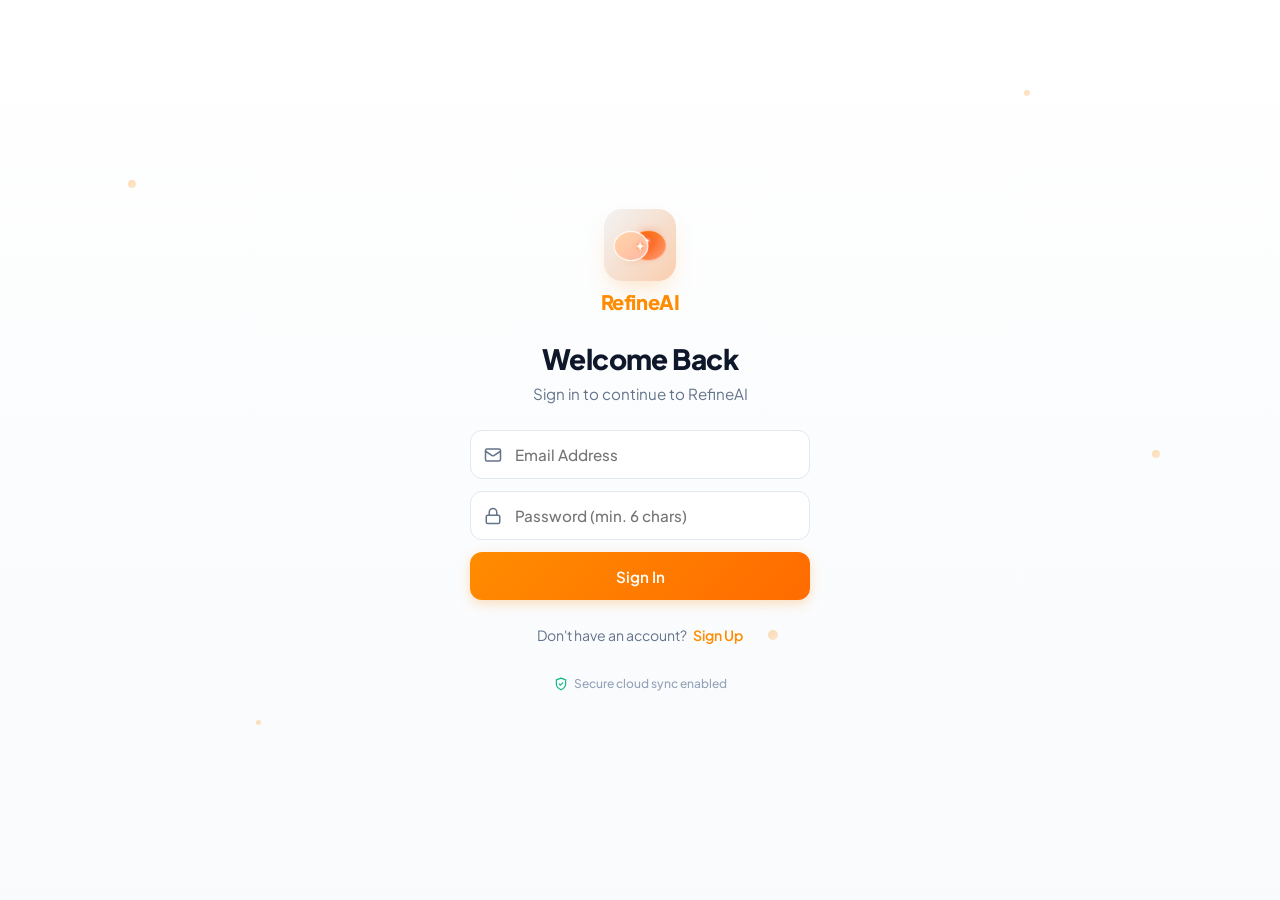
<file: sidepanel.html>
<!DOCTYPE html>
<html lang="en">

<head>
  <meta charset="UTF-8">
  <meta name="viewport" content="width=device-width, initial-scale=1.0">
  <meta name="description"
    content="RefineAI: The ultimate AI rewriter and paraphrasing tool. Rewrite sentences, fix grammar, and improve writing style instantly on Gmail, LinkedIn, and any website.">
  <title>RefineAI: AI Rewriter, Grammar Checker & Paraphraser</title>
  <link rel="stylesheet" href="sidepanel.css">
  <link rel="stylesheet" href="features/featureStyles.css">
  <link rel="preconnect" href="https://fonts.googleapis.com">
  <link rel="preconnect" href="https://fonts.gstatic.com" crossorigin>
  <link rel="preconnect" href="https://sizvcdcdcrodxyfbqkau.supabase.co" crossorigin>
  <link rel="dns-prefetch" href="https://api.groq.com">
  <link rel="dns-prefetch" href="https://generativelanguage.googleapis.com">
  <link href="https://fonts.googleapis.com/css2?family=Plus+Jakarta+Sans:wght@400;500;600;700;800&display=swap"
    rel="stylesheet">
  <!-- Local copies to comply with Chrome Extension Security Policy (CSP) -->
  <script src="lib/lucide.min.js"></script>
  <script src="lib/supabase.js"></script>
  <script src="theme-init.js"></script>
</head>

<body>
  <!-- Onboarding Wizard (first-time users only) -->
  <div id="onboarding-overlay" class="onboarding-overlay" style="display: none;">
    <div class="onboarding-backdrop"></div>
    <div class="onboarding-card">
      <!-- Step 1: Welcome -->
      <div class="onboard-step active" data-step="1">
        <div class="onboard-icon">✨</div>
        <h2>Welcome to RefineAI</h2>
        <p>Your AI writing assistant that rewrites, fixes grammar, and changes tone — right in your browser.</p>
      </div>
      <!-- Step 2: Input -->
      <div class="onboard-step" data-step="2">
        <div class="onboard-icon">📝</div>
        <h2>Paste Your Text</h2>
        <p>Type or paste any text into the editor. You can also right-click selected text on any page and choose "Refine
          with RefineAI".</p>
      </div>
      <!-- Step 3: Tools -->
      <div class="onboard-step" data-step="3">
        <div class="onboard-icon">🛠️</div>
        <h2>Choose Your Action</h2>
        <p>Pick from Rewrite, Rephrase, Grammar Fix, Shorten, Expand, or change the Tone. Use <kbd>Ctrl+Enter</kbd> to
          submit quickly.</p>
      </div>
      <!-- Step 4: Output -->
      <div class="onboard-step" data-step="4">
        <div class="onboard-icon">🚀</div>
        <h2>You're All Set!</h2>
        <p>Copy with <kbd>Ctrl+Shift+C</kbd>, insert directly into webpages, or undo with <kbd>Ctrl+Z</kbd>. Happy
          writing!</p>
      </div>
      <!-- Navigation -->
      <div class="onboard-nav">
        <div class="onboard-dots">
          <span class="onboard-dot active" data-dot="1"></span>
          <span class="onboard-dot" data-dot="2"></span>
          <span class="onboard-dot" data-dot="3"></span>
          <span class="onboard-dot" data-dot="4"></span>
        </div>
        <button id="onboard-next" class="primary-btn-large">Next →</button>
      </div>
    </div>
  </div>

  <div class="app-container">
    <!-- Initial Loading State (shown while checking session) -->
    <div id="loading-view" class="loading-overlay">
      <div class="loading-content">
        <div class="loading-logo-container">
          <img src="icons/icon128.png" alt="RefineAI" class="loading-logo pulse-animation">
        </div>
        <div class="loading-text">
          <span class="loading-dots">Initializing</span>
        </div>
      </div>
    </div>

    <!-- Auth View Overlay -->
    <div id="auth-view" class="view auth-overlay" style="display: none;">
      <!-- Floating particles for visual interest -->
      <div class="auth-particles">
        <div class="particle"></div>
        <div class="particle"></div>
        <div class="particle"></div>
        <div class="particle"></div>
        <div class="particle"></div>
      </div>

      <div class="auth-card">
        <div class="auth-brand">
          <img src="icons/icon128.png" alt="RefineAI Logo" class="auth-logo-img">
          <div class="auth-logo-text">RefineAI</div>
        </div>

        <h1 id="auth-title">Welcome Back</h1>
        <p id="auth-subtitle" class="auth-subtitle">Sign in to continue to RefineAI</p>

        <!-- Email & Password Form -->
        <form id="auth-form" class="email-login-form" data-mode="login">
          <div class="input-group">
            <i data-lucide="mail" class="input-icon"></i>
            <input type="email" id="login-email" placeholder="Email Address" required>
          </div>
          <div class="input-group">
            <i data-lucide="lock" class="input-icon"></i>
            <input type="password" id="login-password" placeholder="Password (min. 6 chars)" required>
          </div>
          <button type="submit" id="auth-submit-btn" class="auth-submit-btn primary-btn-large">
            <span>Sign In</span>
          </button>
          <div class="auth-toggle-row">
            <span id="auth-toggle-text">Don't have an account?</span>
            <button type="button" id="auth-toggle-btn" class="auth-toggle-btn">Sign Up</button>
          </div>
        </form>

        <p class="auth-footer">
          <i data-lucide="shield-check" class="footer-icon"></i>
          Secure cloud sync enabled
        </p>
      </div>
    </div>

    <div id="app-main-content" style="display: none;">
      <header class="app-header">
        <div class="header-content">
          <div class="logo-wrapper" id="go-home">
            <i data-lucide="sparkles" class="logo-icon"></i>
            <span class="logo-text">RefineAI</span>
          </div>
          <div class="header-actions">
            <button class="icon-btn-minimal" id="history-btn" title="History">
              <i data-lucide="history"></i>
            </button>
            <button class="icon-btn-minimal" id="settings-btn" title="Settings">
              <i data-lucide="settings"></i>
            </button>
            <!-- User Profile Avatar -->
            <div class="user-profile-wrapper">
              <button class="user-avatar-btn" id="user-avatar-btn" title="Account">
                <img id="user-avatar-img" src="icons/icon48.png" alt="User Avatar" class="user-avatar-img">
              </button>
              <div class="user-dropdown" id="user-dropdown">
                <div class="user-dropdown-header">
                  <img id="dropdown-avatar" src="icons/icon48.png" alt="Avatar" class="dropdown-avatar">
                  <div class="user-info">
                    <span id="user-name" class="user-name">User</span>
                    <span id="user-email" class="user-email">email@example.com</span>
                  </div>
                </div>
                <div class="user-dropdown-divider"></div>
                <button class="user-dropdown-item" id="logout-btn">
                  <i data-lucide="log-out"></i>
                  <span>Sign Out</span>
                </button>
              </div>
            </div>
          </div>
        </div>
      </header>

      <!-- Navigation Header for sub-views (hidden by default) -->
      <div class="sub-header" id="sub-header">
        <button class="back-btn" id="back-btn">
          <i data-lucide="chevron-left"></i>
          <span id="sub-header-title">Settings</span>
        </button>
      </div>

      <main class="app-main">
        <!-- MAIN VIEW -->
        <div id="main-view" class="view active">
          <div class="composer-card">
            <div class="toolbar-section">
              <div class="tools-tabs-container">
                <div class="writing-slider" id="writing-slider">
                  <button class="tool-btn active" data-action="rewrite">
                    <i data-lucide="pencil-line"></i>
                    <span>Rewrite</span>
                  </button>
                  <button class="tool-btn" data-action="rephrase">
                    <i data-lucide="refresh-cw"></i>
                    <span>Rephrase</span>
                  </button>
                  <button class="tool-btn" data-action="grammar">
                    <i data-lucide="shield-check"></i>
                    <span>Grammar</span>
                  </button>
                  <button class="tool-btn" data-action="tone">
                    <i data-lucide="smile"></i>
                    <span>Tone</span>
                  </button>
                  <button class="tool-btn" data-action="shorten">
                    <i data-lucide="minimize-2"></i>
                    <span>Shorten</span>
                  </button>
                  <button class="tool-btn" data-action="expand">
                    <i data-lucide="maximize-2"></i>
                    <span>Expand</span>
                  </button>
                </div>
                <div class="utility-actions">
                  <button class="icon-btn-minimal nav-tool-btn" id="main-reply-btn" title="Smart Reply">
                    <svg viewBox="0 0 24 24" width="18" height="18" fill="currentColor" style="display: block;">
                      <path d="M17.472 14.382c-.297-.149-1.758-.867-2.03-.967-.273-.099-.471-.148-.67.15-.197.297-.767.966-.94 1.164-.173.199-.347.223-.644.075-.297-.15-1.255-.463-2.39-1.475-.883-.788-1.48-1.761-1.653-2.059-.173-.297-.018-.458.13-.606.134-.133.298-.347.446-.52.149-.174.198-.298.298-.497.099-.198.05-.371-.025-.52-.075-.149-.669-1.612-.916-2.207-.242-.579-.487-.5-.669-.51-.173-.008-.371-.01-.57-.01-.198 0-.52.074-.792.372-.272.297-1.04 1.016-1.04 2.479 0 1.462 1.065 2.875 1.213 3.074.149.198 2.096 3.2 5.077 4.487.709.306 1.262.489 1.694.625.712.227 1.36.195 1.871.118.571-.085 1.758-.719 2.006-1.413.248-.694.248-1.289.173-1.413-.074-.124-.272-.198-.57-.347m-5.421 7.403h-.004a9.87 9.87 0 01-5.031-1.378l-.361-.214-3.741.982.998-3.648-.235-.374a9.86 9.86 0 01-1.51-5.26c.001-5.45 4.436-9.884 9.888-9.884 2.64 0 5.122 1.03 6.988 2.898a9.825 9.825 0 012.893 6.994c-.003 5.45-4.437 9.884-9.885 9.884m8.413-18.297A11.815 11.815 0 0012.05 0C5.495 0 .16 5.335.157 11.892c0 2.096.547 4.142 1.588 5.945L0 24l6.335-1.662c1.746.953 3.71 1.454 5.709 1.455h.005c6.554 0 11.89-5.335 11.893-11.893a11.821 11.821 0 00-3.48-8.413z"/>
                    </svg>
                  </button>
                  <button class="icon-btn-minimal nav-tool-btn" id="main-email-btn" title="Email Writer">
                    <i data-lucide="mail"></i>
                  </button>
                </div>
              </div>
            </div>

            <!-- TONE SELECTOR DRAWER (Compact Carousel Style) -->
            <div class="tone-drawer" id="tone-drawer">
              <div class="drawer-header">
                <span class="drawer-title">SELECT TONE</span>
                <button class="suggest-badge-premium" id="suggest-tone-btn">
                  <i data-lucide="sparkles"></i>
                  <span>Suggest for me</span>
                </button>
                <button class="drawer-close-minimal" id="close-tone-drawer">
                  <i data-lucide="x"></i>
                </button>
              </div>
              <div class="tone-carousel" id="tone-slider">
                <button class="tone-card" data-tone="Formal">
                  <i data-lucide="user-check"></i>
                  <span>Formal</span>
                </button>
                <button class="tone-card" data-tone="Informal">
                  <i data-lucide="home"></i>
                  <span>Informal</span>
                </button>
                <button class="tone-card" data-tone="Professional">
                  <i data-lucide="briefcase"></i>
                  <span>Professional</span>
                </button>
                <button class="tone-card" data-tone="Persuasive">
                  <i data-lucide="target"></i>
                  <span>Persuasive</span>
                </button>
                <button class="tone-card" data-tone="Neutral">
                  <i data-lucide="minus-circle"></i>
                  <span>Neutral</span>
                </button>
                <button class="tone-card" data-tone="Friendly">
                  <i data-lucide="smile"></i>
                  <span>Friendly</span>
                </button>
                <button class="tone-card" data-tone="Confident">
                  <i data-lucide="zap"></i>
                  <span>Confident</span>
                </button>
                <button class="tone-card" data-tone="Empathetic">
                  <i data-lucide="heart"></i>
                  <span>Empathetic</span>
                </button>
                <button class="tone-card" data-tone="Informative">
                  <i data-lucide="book-open"></i>
                  <span>Informative</span>
                </button>
                <button class="tone-card" data-tone="Instructional">
                  <i data-lucide="list-checks"></i>
                  <span>Instructional</span>
                </button>
                <button class="tone-card" data-tone="Creative">
                  <i data-lucide="palette"></i>
                  <span>Creative</span>
                </button>
                <button class="tone-card" data-tone="Technical">
                  <i data-lucide="cpu"></i>
                  <span>Technical</span>
                </button>
                <button class="tone-card" data-tone="Authoritative">
                  <i data-lucide="landmark"></i>
                  <span>Authoritative</span>
                </button>
                <button class="tone-card" data-tone="Motivational">
                  <i data-lucide="rocket"></i>
                  <span>Motivational</span>
                </button>
              </div>
            </div>

            <div class="editor-section">
              <div class="editor-container">
                <div class="editor-header">
                  <div class="header-left">
                    <span class="editor-label">Input Text</span>
                    <span class="word-badge" id="word-count">0 words</span>
                  </div>
                  <div class="header-right">
                    <select id="target-language" class="language-select">
                      <option value="">KEEP LANGUAGE</option>
                      <option value="English">ENGLISH</option>
                      <option value="Hindi">HINDI</option>
                      <option value="Spanish">SPANISH</option>
                      <option value="French">FRENCH</option>
                      <option value="German">GERMAN</option>
                    </select>
                  </div>
                </div>
                <textarea id="input-text" placeholder="Paste or type your text here..."></textarea>
              </div>
            </div>
          </div>

          <div class="output-container" id="output-section-ui" style="display: none;">
            <div class="editor-header">
              <span class="editor-label">Refined Result</span>
              <div class="output-actions">
                <button id="diff-btn" class="icon-btn-text" title="Show Changes">
                  <i data-lucide="list-checks"></i>
                </button>
                <button id="insert-btn" class="icon-btn-text" title="Insert into Page">
                  <i data-lucide="external-link"></i>
                </button>
                <button id="copy-btn" class="icon-btn-text" title="Copy to Clipboard">
                  <i data-lucide="copy"></i>
                </button>
              </div>
            </div>
            <div class="output-content">
              <textarea id="output-text" readonly placeholder="Result will appear here..."></textarea>
              <div id="diff-display" class="diff-display" style="display: none;"></div>
            </div>
          </div>
        </div>

        <!-- EMAIL WRITER VIEW -->
        <div id="email-view" class="view">
          <!-- QUICK PRESETS (Horizontal Scroll) -->
          <div class="presets-section">
            <span class="tiny-label">QUICK START</span>
            <div class="presets-slider">
              <button class="preset-chip" data-purpose="Follow-up on our meeting"
                data-context="Thank them for the time and mention next steps.">
                <i data-lucide="calendar-check"></i>
                <span>Follow-up</span>
              </button>
              <button class="preset-chip" data-purpose="Introduction request"
                data-context="Explain who I am and why I want to connect.">
                <i data-lucide="user-plus"></i>
                <span>Intro</span>
              </button>
              <button class="preset-chip" data-purpose="Coffee Chat"
                data-context="Ask if they are free for a 15 min chat next week.">
                <i data-lucide="coffee"></i>
                <span>Coffee Chat</span>
              </button>
              <button class="preset-chip" data-purpose="Project Update"
                data-context="Summary of what was completed this week.">
                <i data-lucide="bar-chart-3"></i>
                <span>Update</span>
              </button>
              <button class="preset-chip" data-purpose="Job Application"
                data-context="Mention interest in the role and why I am a good fit.">
                <i data-lucide="briefcase"></i>
                <span>Job App</span>
              </button>
            </div>
          </div>

          <div class="email-form-premium">
            <!-- MODE SWITCHER -->
            <div class="mode-tabs">
              <button class="mode-tab active" data-mode="fresh">Fresh Write</button>
              <button class="mode-tab" data-mode="improve">Improve Draft</button>
            </div>

            <!-- NAME GRID -->
            <div class="form-grid-2">
              <div class="form-group">
                <div class="label-row">
                  <label class="form-label">Sender</label>
                  <button class="magic-fill-btn" id="magic-fill-sender" title="Auto-fill your name">
                    <i data-lucide="sparkles"></i>
                  </button>
                </div>
                <input type="text" id="sender-name" placeholder="Your Name">
              </div>
              <div class="form-group">
                <div class="label-row">
                  <label class="form-label">Recipient</label>
                  <button class="magic-fill-btn" id="magic-fill-recipient" title="Auto-fill from page">
                    <i data-lucide="sparkles"></i>
                  </button>
                </div>
                <input type="text" id="recipient-name" placeholder="Their Name">
              </div>
            </div>

            <!-- DYNAMIC INPUT (Changes based on mode) -->
            <div class="form-group" id="purpose-group">
              <label class="form-label">What is the purpose?</label>
              <input type="text" id="email-purpose" placeholder="e.g. Requesting a 1:1 meeting">
            </div>

            <div class="form-group">
              <label class="form-label" id="context-label">Key Details / Context</label>
              <textarea id="email-details" placeholder="Add specific points to include..."></textarea>
            </div>

            <!-- TONE & LENGTH SELECTOR -->
            <div class="email-settings-row">
              <div class="setting-col">
                <label class="tiny-label">TONE</label>
                <div class="chip-selector" id="email-tone-selector">
                  <button class="select-chip active" data-value="professional">Professional</button>
                  <button class="select-chip" data-value="friendly">Friendly</button>
                  <button class="select-chip" data-value="urgent">Urgent</button>
                </div>
              </div>
              <div class="setting-col">
                <label class="tiny-label">LENGTH</label>
                <div class="chip-selector" id="email-length-selector">
                  <button class="select-chip" data-value="short">Short</button>
                  <button class="select-chip active" data-value="medium">Medium</button>
                  <button class="select-chip" data-value="long">Long</button>
                </div>
              </div>
            </div>

            <button id="generate-email-btn" class="primary-btn-large">
              <i data-lucide="sparkles"></i>
              <span>Generate Gold Email</span>
            </button>
          </div>

          <div class="output-container" id="email-output-section" style="display: none;">
            <div class="editor-header">
              <span class="editor-label">Generated Email</span>
              <div class="output-actions">
                <button id="insert-email-btn" class="icon-btn-text" title="Insert into Page">
                  <i data-lucide="external-link"></i>
                </button>
                <button id="copy-email-btn" class="icon-btn-text" title="Copy to Clipboard">
                  <i data-lucide="copy"></i>
                </button>
              </div>
            </div>
            <div class="output-content">
              <textarea id="email-output-text" readonly></textarea>
            </div>
          </div>
        </div>

        <!-- SMART REPLY VIEW -->
        <div id="smart-view" class="view">
          <div class="smart-reply-outer">
            <!-- Chat List View -->
            <div id="smart-chat-list-view">
              <div class="section-header-row" style="margin-bottom: 16px;">
                <h3 class="settings-subtitle">Your Conversations</h3>
                <button class="primary-btn-small" id="new-chat-btn">
                  <i data-lucide="plus"></i>
                  <span>New Chat</span>
                </button>
              </div>
              <div id="smart-chat-list" class="smart-chat-list">
                <!-- Dynamically populated -->
                <div class="empty-state">
                  <svg viewBox="0 0 24 24" width="32" height="32" fill="currentColor" style="opacity: 0.6; margin-bottom: 12px; display: block; margin-left: auto; margin-right: auto;">
                    <path d="M17.472 14.382c-.297-.149-1.758-.867-2.03-.967-.273-.099-.471-.148-.67.15-.197.297-.767.966-.94 1.164-.173.199-.347.223-.644.075-.297-.15-1.255-.463-2.39-1.475-.883-.788-1.48-1.761-1.653-2.059-.173-.297-.018-.458.13-.606.134-.133.298-.347.446-.52.149-.174.198-.298.298-.497.099-.198.05-.371-.025-.52-.075-.149-.669-1.612-.916-2.207-.242-.579-.487-.5-.669-.51-.173-.008-.371-.01-.57-.01-.198 0-.52.074-.792.372-.272.297-1.04 1.016-1.04 2.479 0 1.462 1.065 2.875 1.213 3.074.149.198 2.096 3.2 5.077 4.487.709.306 1.262.489 1.694.625.712.227 1.36.195 1.871.118.571-.085 1.758-.719 2.006-1.413.248-.694.248-1.289.173-1.413-.074-.124-.272-.198-.57-.347m-5.421 7.403h-.004a9.87 9.87 0 01-5.031-1.378l-.361-.214-3.741.982.998-3.648-.235-.374a9.86 9.86 0 01-1.51-5.26c.001-5.45 4.436-9.884 9.888-9.884 2.64 0 5.122 1.03 6.988 2.898a9.825 9.825 0 012.893 6.994c-.003 5.45-4.437 9.884-9.885 9.884m8.413-18.297A11.815 11.815 0 0012.05 0C5.495 0 .16 5.335.157 11.892c0 2.096.547 4.142 1.588 5.945L0 24l6.335-1.662c1.746.953 3.71 1.454 5.709 1.455h.005c6.554 0 11.89-5.335 11.893-11.893a11.821 11.821 0 00-3.48-8.413z"/>
                  </svg>
                  <p>No saved conversations. Click "New Chat" while on a messaging site.</p>
                </div>
              </div>
            </div>

            <!-- Active Chat View (Hidden by default) -->
            <div id="smart-active-chat-view" style="display: none;">
              <div class="section-header-row" style="margin-bottom: 12px;">
                <button class="back-btn" id="back-to-chats-btn" title="Back to All Chats">
                  <i data-lucide="chevron-left"></i>
                  <span>All Chats</span>
                </button>
                <h3 class="settings-subtitle" id="active-chat-title">Current Chat</h3>
              </div>

              <div class="smart-reply-container">
                <!-- Context Section -->
                <div class="settings-section">
                  <div class="section-header-row">
                    <h3 class="settings-subtitle">Detected Context</h3>
                    <button class="icon-btn-minimal" id="refresh-context" title="Refresh Context">
                      <i data-lucide="rotate-cw"></i>
                    </button>
                  </div>
                  <div id="chat-history" class="chat-history">
                    <!-- Messages injected here -->
                  </div>
                </div>

                <!-- Controls Section -->
                <div class="settings-section">
                  <div class="setting-item">
                    <div class="setting-info">
                      <span class="setting-name">Auto-Reply Mode</span>
                    </div>
                    <label class="switch">
                      <input type="checkbox" id="auto-reply-toggle">
                      <span class="slider round"></span>
                    </label>
                  </div>
                </div>

                <!-- Suggestions Section -->
                <div class="settings-section">
                  <h3 class="settings-subtitle">AI Suggestions</h3>
                  <div id="smart-suggestions" class="suggestions-list"></div>
                  <div class="manual-request" style="margin-top: 10px;">
                    <button id="get-suggestions-btn" class="primary-btn-large">
                      <i data-lucide="sparkles"></i>
                      <span>Get New Suggestions</span>
                    </button>
                  </div>
                </div>

                <!-- Editor Section -->
                <div class="output-container" id="smart-output-section" style="display: none;">
                  <div class="editor-header">
                    <span class="editor-label">Draft Reply</span>
                    <div class="output-actions">
                      <button id="send-smart-btn" class="icon-btn-text" title="Insert & Send">
                        <i data-lucide="send"></i>
                      </button>
                      <button id="insert-smart-btn" class="icon-btn-text" title="Insert into Page">
                        <i data-lucide="external-link"></i>
                      </button>
                      <button id="copy-smart-btn" class="icon-btn-text" title="Copy to Clipboard">
                        <i data-lucide="copy"></i>
                      </button>
                    </div>
                  </div>
                  <div class="output-content">
                    <textarea id="smart-reply-text" placeholder="Select a suggestion or type here..."></textarea>
                  </div>
                </div>
              </div>
            </div>
          </div>
        </div>

        <!-- SETTINGS VIEW -->
        <div id="settings-view" class="view">
          <div class="settings-list">
            <!-- Account Section -->
            <div class="settings-section">
              <h3 class="settings-subtitle">Account</h3>
              <div class="account-card">
                <div class="account-header">
                  <img id="settings-avatar" src="icons/icon48.png" alt="Avatar" class="account-avatar">
                  <div class="account-info">
                    <span id="settings-user-name" class="account-name">User</span>
                    <span id="settings-user-email" class="account-email">email@example.com</span>
                  </div>
                </div>
                <div class="account-stats">
                  <div class="stat-item">
                    <span class="stat-label">Current Plan</span>
                    <span id="user-plan" class="stat-value plan-badge free">Free</span>
                  </div>
                  <div class="stat-item">
                    <span class="stat-label">Credits Used Today</span>
                    <span id="credits-used" class="stat-value">0 / 2,000</span>
                  </div>
                  <div class="stat-item">
                    <span class="stat-label">Total Credits</span>
                    <span id="total-credits" class="stat-value">2,000</span>
                  </div>
                </div>
                <div class="credit-progress-container">
                  <div class="credit-progress-bar">
                    <div id="credit-progress" class="credit-progress-fill" style="width: 0%"></div>
                  </div>
                  <span class="credit-progress-text" id="credit-percent">0% used</span>
                </div>
                <button class="upgrade-btn" id="upgrade-btn">
                  <i data-lucide="zap"></i>
                  <span>Upgrade to Premium</span>
                </button>
              </div>
            </div>

            <div class="settings-section">
              <h3 class="settings-subtitle">Appearance</h3>
              <div class="setting-item">
                <div class="setting-info">
                  <span class="setting-name">Dark Mode</span>
                  <span class="setting-desc">Switch between light and dark themes</span>
                </div>
                <label class="switch">
                  <input type="checkbox" id="dark-mode-toggle">
                  <span class="slider round"></span>
                </label>
              </div>
            </div>

            <div class="settings-section">
              <h3 class="settings-subtitle">Persona & Brand Voice</h3>
              <div class="persona-container">
                <label class="persona-label">Your Persona / Tone</label>
                <textarea id="persona-input"
                  placeholder="e.g. I am a tech startup founder with a friendly but direct tone."></textarea>
                <p class="setting-tip" style="margin-top: 8px;">This will be applied to every AI refinement.</p>
                <button class="primary-btn-small" id="save-persona-btn" style="margin-top: 8px; width: 100%;">Save
                  Persona</button>
              </div>
            </div>

            <div class="settings-section">
              <h3 class="settings-subtitle">About</h3>
              <div class="setting-item">
                <span class="setting-name">Version</span>
                <span class="usage-value">1.1.0</span>
              </div>
            </div>

            <div class="settings-section">
              <h3 class="settings-subtitle">Connect with us</h3>
              <div class="social-links">
                <a href="https://refine-ai-site.vercel.app/" target="_blank" class="social-btn"
                  title="Official Website">
                  <i data-lucide="globe"></i>
                  <span>Website</span>
                </a>
                <a href="https://github.com/Avte/" target="_blank" class="social-btn" title="GitHub">
                  <i data-lucide="github"></i>
                  <span>GitHub</span>
                </a>
                <a href="https://www.linkedin.com/in/amit-vishwakarma-b46380193/" target="_blank" class="social-btn"
                  title="LinkedIn">
                  <i data-lucide="linkedin"></i>
                  <span>LinkedIn</span>
                </a>
              </div>
            </div>
          </div>
        </div>

        <!-- HISTORY VIEW -->
        <div id="history-view" class="view">
          <div class="history-actions">
            <button class="text-btn-danger" id="clear-history">Clear All</button>
          </div>
          <div id="history-list" class="history-list">
            <!-- History items will be injected here -->
            <div class="empty-state">
              <i data-lucide="clock"></i>
              <p>No history yet. Start refining!</p>
            </div>
          </div>
        </div>

        <!-- UPGRADE/PRICING VIEW -->
        <div id="upgrade-view" class="view">
          <div class="upgrade-container">
            <div class="upgrade-header">
              <h2 class="upgrade-title">Upgrade Your Plan</h2>
              <p class="upgrade-subtitle">Get more words and unlock premium features</p>
            </div>

            <!-- Current Plan Banner -->
            <div class="current-plan-banner" id="current-plan-banner">
              <span class="current-plan-label">Current Plan:</span>
              <span class="current-plan-value" id="current-plan-value">Free</span>
            </div>

            <!-- Pricing Cards -->
            <div class="pricing-cards">
              <!-- Pro Plan -->
              <div class="pricing-card" id="pro-card">
                <div class="pricing-card-header">
                  <span class="plan-badge-popular">Most Popular</span>
                  <h3 class="plan-title">Pro</h3>
                  <div class="plan-price">
                    <span class="price-currency">₹</span>
                    <span class="price-amount">199</span>
                    <span class="price-period">/month</span>
                  </div>
                </div>
                <ul class="plan-feature-list">
                  <li><i data-lucide="check"></i> 20,000 words per day</li>
                  <li><i data-lucide="check"></i> Priority AI Processing</li>
                  <li><i data-lucide="check"></i> Advanced Tone Settings</li>
                  <li><i data-lucide="check"></i> Unlimited History</li>
                </ul>
                <button class="plan-upgrade-btn" id="upgrade-pro-btn">
                  <i data-lucide="zap"></i>
                  <span>Upgrade to Pro</span>
                </button>
              </div>

              <!-- Premium Plan -->
              <div class="pricing-card premium" id="premium-card">
                <div class="pricing-card-header">
                  <h3 class="plan-title">Premium</h3>
                  <div class="plan-price">
                    <span class="price-currency">₹</span>
                    <span class="price-amount">499</span>
                    <span class="price-period">/month</span>
                  </div>
                </div>
                <ul class="plan-feature-list">
                  <li><i data-lucide="check"></i> <strong>Unlimited</strong> words</li>
                  <li><i data-lucide="check"></i> Priority AI Processing</li>
                  <li><i data-lucide="check"></i> Advanced Tone Settings</li>
                  <li><i data-lucide="check"></i> API Access (coming soon)</li>
                </ul>
                <button class="plan-upgrade-btn premium-btn" id="upgrade-premium-btn">
                  <i data-lucide="crown"></i>
                  <span>Go Premium</span>
                </button>
              </div>
            </div>

            <!-- Payment Methods -->
            <div class="payment-methods">
              <span class="payment-label">Secure Payment via</span>
              <div class="payment-icons">
                <span class="payment-icon">UPI</span>
                <span class="payment-icon">Cards</span>
                <span class="payment-icon">NetBanking</span>
              </div>
            </div>

            <!-- Guarantee -->
            <div class="guarantee-badge">
              <i data-lucide="shield-check"></i>
              <span>7-Day Money Back Guarantee</span>
            </div>
          </div>
        </div>
      </main>

      <footer class="app-footer">
        <a href="https://www.buymeacoffee.com/amitvis" target="_blank" class="bmc-pill" title="Buy me a coffee">
          <span class="bmc-emoji">☕</span>
          <span class="bmc-text">Buy me a coffee</span>
        </a>
        <div class="usage-pill">
          <div class="usage-stats-left">
            <div class="circular-progress-container">
              <svg class="circular-progress" viewBox="0 0 36 36">
                <path class="circle-bg"
                  d="M18 2.0845 a 15.9155 15.9155 0 0 1 0 31.831 a 15.9155 15.9155 0 0 1 0 -31.831" />
                <path id="circle-progress" class="circle" stroke-dasharray="0, 100"
                  d="M18 2.0845 a 15.9155 15.9155 0 0 1 0 31.831 a 15.9155 15.9155 0 0 1 0 -31.831" />
              </svg>
              <span id="usage-percent-text" class="percent-text">0%</span>
            </div>
            <div class="usage-info-text">
              <span class="usage-pill-value">
                <span id="usage-count">0</span>/<span id="usage-limit-total">20k</span>
              </span>
            </div>
          </div>
          <button id="footer-upgrade-btn" class="upgrade-btn-pill">
            <i data-lucide="zap"></i>
            <span>Pro</span>
          </button>
        </div>
      </footer>

      <!-- Loading Overlay -->
      <div id="loading-overlay" class="loading-overlay" style="display: none;">
        <div class="loader-content">
          <div class="spinner"></div>
          <p>Refining with AI...</p>
        </div>
      </div>

      <!-- Toast Notifications Container -->
      <div id="toast-container" class="toast-container"></div>
    </div>
  </div>
  <script src="config.js"></script>
  <script src="supabase-client.js"></script>
  <script src="auth-service.js"></script>
  <script src="sidepanel.js"></script>
  <script src="features/rightClick.js"></script>
  <script src="features/insertText.js"></script>
  <script src="features/persona.js"></script>
  <script src="features/language.js"></script>

  <!-- Plan Activation Success Modal -->
  <div id="success-modal" class="success-modal-overlay" style="display: none;">
    <div class="success-modal-card">
      <div class="success-icon-box">
        <i data-lucide="party-popper"></i>
      </div>
      <h2 id="success-modal-title">Plan Activated!</h2>
      <p id="success-modal-message">Your RefineAI Premium is now active. Enjoy your unlimited writing powers!</p>
      <button id="success-close-btn" class="success-close-btn">Let's Go!</button>
    </div>
  </div>
</body>

</html>
</file>
<file: sidepanel.css>
:root {
  --primary: #FF8C00;
  --primary-light: #FFF4E6;
  --bg-app: #FFFFFF;
  --bg-surface: #F9FAFB;
  --text-main: #111827;
  --text-secondary: #4B5563;
  --text-tertiary: #9CA3AF;
  --border: #F3F4F6;
  --radius: 8px;
  --font-family: 'Plus Jakarta Sans', sans-serif;
  --shadow-sm: 0 1px 2px 0 rgba(0, 0, 0, 0.05);
}

/* Dark Theme Variables */
:root.dark-theme,
body.dark-theme {
  --bg-app: #0F172A;
  --bg-surface: #1E293B;
  --text-main: #F8FAFC;
  --text-secondary: #CBD5E1;
  --text-tertiary: #94A3B8;
  --border: #334155;
  --primary-light: #452900;
}

* {
  box-sizing: border-box;
  margin: 0;
  padding: 0;
  -webkit-font-smoothing: antialiased;
  font-family: var(--font-family);
}

html {
  height: 100%;
  overflow: hidden;
}

body {
  font-family: var(--font-family);
  background-color: var(--bg-app);
  color: var(--text-tertiary);
  height: 100%;
  overflow: hidden;
  transition: background-color 0.3s, color 0.3s;
}

.app-container {
  display: flex;
  flex-direction: column;
  height: 100vh;
  width: 100%;
  position: relative;
  overflow: hidden;
}

#app-main-content {
  display: flex;
  flex-direction: column;
  height: 100%;
  width: 100%;
  overflow: hidden;
  position: relative;
}

/* Header */
.app-header {
  padding: 12px 16px;
  border-bottom: 1px solid var(--border);
  background: var(--bg-app);
  flex-shrink: 0;
  /* Don't shrink */
}

.header-content {
  display: flex;
  justify-content: space-between;
  align-items: center;
}

.logo-wrapper {
  display: flex;
  align-items: center;
  gap: 10px;
  cursor: pointer;
  transition: opacity 0.2s;
}

.logo-wrapper:hover {
  opacity: 0.8;
}

.logo-icon {
  color: var(--primary);
  width: 22px;
  height: 22px;
  stroke-width: 2.5;
}

.logo-text {
  font-size: 1.1rem;
  font-weight: 800;
  letter-spacing: -0.03em;
  color: var(--primary);
  background: linear-gradient(135deg, var(--primary), #FFB366);
  -webkit-background-clip: text;
  background-clip: text;
  -webkit-text-fill-color: transparent;
}

.header-actions {
  display: flex;
  align-items: center;
  gap: 8px;
}

.icon-btn-minimal {
  background: none;
  border: none;
  color: var(--text-tertiary);
  cursor: pointer;
  padding: 8px;
  width: 36px;
  height: 36px;
  border-radius: 8px;
  display: flex;
  align-items: center;
  justify-content: center;
  transition: all 0.2s cubic-bezier(0.4, 0, 0.2, 1);
}

.icon-btn-minimal i,
.icon-btn-minimal svg {
  width: 20px !important;
  height: 20px !important;
  flex-shrink: 0;
}

.icon-btn-minimal:hover {
  color: var(--primary);
  background: var(--bg-surface);
  transform: translateY(-1px);
}

/* Sub-Header / Back Navigation */
.sub-header {
  padding: 10px 16px;
  border-bottom: 1px solid var(--border);
  background: var(--bg-app);
  display: none;
  align-items: center;
  flex-shrink: 0;
  /* Don't shrink */
}

button,
input,
select,
textarea {
  font-family: var(--font-family);
}

.back-btn {
  background: none;
  border: none;
  display: flex;
  align-items: center;
  gap: 8px;
  color: var(--text-tertiary);
  font-family: inherit;
  font-weight: 700;
  font-size: 0.9rem;
  cursor: pointer;
  padding: 4px 0;
}

.back-btn i {
  width: 20px;
  height: 20px;
  color: var(--primary);
}

/* Main Content & View Management */
.app-main {
  flex: 1;
  padding: 16px;
  overflow-y: auto;
  overflow-x: hidden;
  position: relative;
  min-height: 0;
  display: flex;
  flex-direction: column;
}

.view {
  display: none;
  flex-direction: column;
  gap: 8px;
  animation: fadeIn 0.3s ease;
  width: 100%;
}

.view.active {
  display: flex;
}

@keyframes fadeIn {
  from {
    opacity: 0;
    transform: translateY(4px);
  }

  to {
    opacity: 1;
    transform: translateY(0);
  }
}

/* Composer Card - Unified Container */
.composer-card {
  background: var(--bg-surface);
  border: 1px solid var(--border);
  border-radius: 16px;
  overflow: hidden;
  margin-bottom: 16px;
  display: flex;
  flex-direction: column;
  box-shadow: 0 4px 20px rgba(0, 0, 0, 0.05);
}

.dark-theme .composer-card {
  background: rgba(30, 41, 59, 0.5);
  /* Glass-like surface */
  backdrop-filter: blur(10px);
}

/* Toolbar Section */
.tools-tabs-container {
  display: flex;
  align-items: center;
  justify-content: space-between;
  gap: 8px;
  width: 100%;
}

.writing-slider {
  display: flex;
  background: rgba(0, 0, 0, 0.04);
  padding: 4px;
  border-radius: 12px;
  flex: 1;
  gap: 4px;
  overflow-x: auto;
  scrollbar-width: none;
  -ms-overflow-style: none;
}

.writing-slider::-webkit-scrollbar {
  display: none;
}

.dark-theme .writing-slider {
  background: rgba(0, 0, 0, 0.3);
  border: 1px solid rgba(255, 255, 255, 0.05);
}

.tool-btn {
  flex: 0 0 auto;
  background: transparent;
  border: none;
  border-radius: 8px;
  padding: 8px 14px;
  display: flex;
  align-items: center;
  justify-content: center;
  gap: 8px;
  cursor: pointer;
  color: var(--text-secondary);
  transition: all 0.2s cubic-bezier(0.4, 0, 0.2, 1);
  white-space: nowrap;
}

/* Tone Drawer Redesign */
.tone-drawer {
  display: none;
  flex-direction: column;
  background: var(--bg-app);
  border-bottom: 1px solid var(--border);
  padding: 10px 14px 14px 14px;
  gap: 8px;
  animation: slideDown 0.3s cubic-bezier(0.4, 0, 0.2, 1);
}

.tone-drawer.active {
  display: flex;
}

.drawer-header {
  display: flex;
  align-items: center;
  justify-content: space-between;
  margin-bottom: 4px;
}

.drawer-title {
  font-size: 0.65rem;
  font-weight: 800;
  color: var(--text-secondary);
  text-transform: uppercase;
  letter-spacing: 0.08em;
  white-space: nowrap;
}

.suggest-badge-premium {
  display: flex;
  align-items: center;
  gap: 6px;
  background: rgba(255, 140, 0, 0.1);
  color: var(--primary);
  padding: 5px 12px;
  border-radius: 50px;
  font-size: 12px;
  font-weight: 700;
  border: 1px solid rgba(255, 140, 0, 0.2);
  cursor: pointer;
  transition: all 0.2s;
  margin-right: auto;
  margin-left: 10px;
}

.suggest-badge-premium:hover {
  background: var(--primary);
  color: white;
  transform: translateY(-1px);
}

.suggest-badge-premium i {
  width: 16px !important;
  height: 16px !important;
}

.drawer-close-minimal {
  background: transparent;
  border: none;
  color: var(--text-tertiary);
  cursor: pointer;
  padding: 4px;
  display: flex;
  align-items: center;
  justify-content: center;
  opacity: 0.6;
  transition: opacity 0.2s;
}

.drawer-close-minimal:hover {
  opacity: 1;
}

.tone-carousel {
  display: flex;
  gap: 8px;
  overflow-x: auto;
  scrollbar-width: none;
  -ms-overflow-style: none;
  padding: 2px 0;
}

.tone-carousel::-webkit-scrollbar {
  display: none;
}

.tone-card {
  flex: 0 0 auto;
  display: flex;
  flex-direction: row;
  align-items: center;
  justify-content: center;
  gap: 8px;
  padding: 8px 14px;
  background: rgba(255, 255, 255, 0.05);
  border: 1px solid var(--border);
  border-radius: 10px;
  cursor: pointer;
  transition: all 0.2s cubic-bezier(0.4, 0, 0.2, 1);
  color: var(--text-tertiary);
  white-space: nowrap;
}

.dark-theme .tone-card {
  background: rgba(255, 255, 255, 0.03);
  border-color: rgba(255, 255, 255, 0.1);
}

.tone-card:hover {
  border-color: var(--primary);
  background: rgba(255, 140, 0, 0.05);
  transform: translateY(-1px);
}

.tone-card i {
  width: 16px !important;
  height: 16px !important;
  color: var(--text-secondary);
  opacity: 0.8;
}

.tone-card span {
  font-size: 12px;
  font-weight: 700;
}

.tone-card svg {
  width: 16px;
  height: 16px;
}

.tone-card.suggested {
  border-color: var(--primary);
  background: rgba(255, 140, 0, 0.1) !important;
  box-shadow: 0 0 20px rgba(255, 140, 0, 0.2);
}

.tone-card.suggested i {
  color: var(--primary);
  opacity: 1;
}

.tone-card:hover i {
  color: var(--primary);
  opacity: 1;
}

.tool-btn span {
  font-size: 0.8rem;
  font-weight: 700;
}

.tool-btn i,
.tool-btn svg {
  width: 16px !important;
  height: 16px !important;
  opacity: 0.7;
}

.utility-actions {
  display: flex;
  gap: 6px;
  align-items: center;
}

.toolbar-section {
  padding: 12px;
  background: rgba(0, 0, 0, 0.02);
  border-bottom: 1px solid var(--border);
}

.dark-theme .toolbar-section {
  background: rgba(0, 0, 0, 0.1);
}

.dark-theme .tool-btn {
  background: transparent;
}

.tool-btn:hover {
  background: var(--bg-surface);
  border-color: var(--primary);
  color: var(--primary);
}

.tool-btn:hover i,
.tool-btn:hover svg {
  color: var(--primary);
  opacity: 1;
}

.tool-btn.active {
  background: linear-gradient(135deg, var(--primary), #EA580C);
  color: white !important;
  border-color: transparent;
  box-shadow: 0 4px 12px rgba(255, 140, 0, 0.3);
}

.tool-btn.active i,
.tool-btn.active svg {
  color: white !important;
}

.tool-btn.active span {
  color: white !important;
}

/* Dropdown */
.dropdown {
  position: relative;
  flex: 0 0 auto;
}

.dropdown .tool-btn {
  padding: 8px 12px;
}

.dropdown-menu {
  display: none;
  position: absolute;
  top: 100%;
  right: 0;
  margin-top: 8px;
  background: var(--bg-surface);
  border: 1px solid var(--border);
  border-radius: var(--radius);
  box-shadow: 0 10px 25px rgba(0, 0, 0, 0.2);
  z-index: 1000;
  min-width: 160px;
  padding: 6px;
  animation: fadeIn 0.2s ease;
}

.dropdown-menu.show {
  display: block;
}

.dropdown-item {
  width: 100%;
  padding: 8px 12px;
  background: transparent;
  border: none;
  border-radius: 4px;
  display: flex;
  align-items: center;
  gap: 8px;
  font-family: inherit;
  font-size: 0.8rem;
  font-weight: 500;
  color: var(--text-secondary);
  cursor: pointer;
  text-align: left;
}

.dropdown-item:hover {
  background: var(--bg-app);
  color: var(--primary);
}

/* Editor Section */
.editor-section {
  display: flex;
  flex-direction: column;
}

.editor-container {
  padding: 12px;
}

.editor-header {
  display: flex;
  justify-content: space-between;
  align-items: center;
  margin-bottom: 12px;
  padding: 0 4px;
}

.header-left {
  display: flex;
  align-items: center;
  gap: 8px;
  flex: 1;
}

.editor-label {
  font-size: 0.65rem;
  font-weight: 800;
  color: var(--text-tertiary);
  text-transform: uppercase;
  letter-spacing: 0.08em;
  white-space: nowrap;
  opacity: 0.9;
}

.word-badge {
  font-size: 0.7rem;
  font-weight: 700;
  color: var(--text-secondary);
  background: rgba(0, 0, 0, 0.08);
  padding: 3px 10px;
  border-radius: 50px;
}

.dark-theme .word-badge {
  background: rgba(255, 255, 255, 0.1);
  color: var(--text-secondary);
}

/* Chat History & Message Bubbles */
.chat-history {
  display: flex;
  flex-direction: column;
  gap: 8px;
  max-height: 350px;
  overflow-y: auto;
  padding: 12px;
  background: var(--bg-app);
  border-radius: var(--radius);
  border: 1px solid var(--border);
  margin-top: 8px; min-height: 80px; scrollbar-width: thin; }

.message-bubble {
  max-width: 85%;
  padding: 10px 14px;
  border-radius: 12px;
  font-size: 0.85rem;
  line-height: 1.4;
  position: relative;
}

.message-bubble.incoming {
  align-self: flex-start;
  background: var(--bg-surface);
  color: var(--text-main);
  border-bottom-left-radius: 2px; border-left: 3px solid var(--border); }

.message-bubble.outgoing {
  align-self: flex-end;
  background: var(--primary);
  color: white;
  border-bottom-right-radius: 2px;
}

.message-sender {
  font-size: 0.65rem;
  font-weight: 800;
  text-transform: uppercase;
  margin-bottom: 4px;
  opacity: 0.7; color: var(--primary);
}

/* Suggestion Cards */
.suggestions-list {
  display: flex;
  flex-direction: column;
  gap: 8px;
  margin-top: 8px;
}

.suggestion-card {
  background: var(--bg-surface);
  border: 1px solid var(--border);
  padding: 12px;
  border-radius: 10px;
  cursor: pointer;
  transition: all 0.2s;
  font-size: 0.85rem;
  line-height: 1.4;
  position: relative;
  overflow: hidden; border-left: 3px solid var(--primary); color: var(--text-main); line-height: 1.5; }

.suggestion-card:hover {
  border-color: var(--primary);
  background: var(--bg-app);
  transform: translateX(4px);
}

.suggestion-card::before {
  content: 'SUGGESTION';
  position: absolute;
  top: 0;
  right: 0;
  background: var(--primary);
  color: white;
  font-size: 0.55rem;
  font-weight: 800;
  padding: 2px 6px;
  border-bottom-left-radius: 6px;
  opacity: 0;
  transition: opacity 0.2s;
}

.suggestion-card:hover::before {
  opacity: 1;
}

.section-header-row {
  display: flex;
  justify-content: space-between;
  align-items: center;
}

/* Smart Chat List */
.smart-chat-list {
  display: flex;
  flex-direction: column;
  gap: 8px;
}

.chat-item {
  background: var(--bg-surface);
  border: 1px solid var(--border); border-left: 3px solid var(--primary);
  padding: 12px 14px;
  border-radius: 10px;
  cursor: pointer;
  display: flex;
  align-items: center;
  justify-content: space-between;
  transition: all 0.2s;
}

.chat-item:hover {
  border-color: var(--primary);
  background: var(--bg-app);
}

.chat-item-info {
  display: flex;
  flex-direction: column;
  gap: 2px;
}

.chat-item-name {
  font-size: 0.85rem;
  font-weight: 700;
  color: var(--text-main);
}

.chat-item-preview {
  font-size: 0.65rem;
  color: var(--text-secondary);
  white-space: nowrap;
  overflow: hidden;
  text-overflow: ellipsis;
  max-width: 220px;
}

.chat-item-meta {
  font-size: 0.65rem;
  color: var(--text-tertiary);
  font-weight: 600;
}

#back-to-chats-btn {
  font-size: 0.7rem;
  font-weight: 700;
  gap: 6px;
  color: var(--text-secondary);
}

#active-chat-title { margin: 0; font-size: 0.85rem; white-space: nowrap; overflow: hidden; text-overflow: ellipsis; max-width: 200px; color: var(--text-main); }

/* Base Input Styles */
input[type="text"],
input[type="email"],
input[type="password"] {
  width: 100%;
  padding: 10px 12px;
  background: var(--bg-surface);
  border: 1px solid var(--border);
  border-radius: 8px;
  font-family: var(--font-family);
  font-size: 0.85rem;
  color: var(--text-tertiary);
  outline: none;
  transition: all 0.2s;
}

input:focus {
  border-color: var(--primary);
  background: var(--bg-app);
}

textarea {
  width: 100%;
  min-height: 80px;
  padding: 12px;
  border: 1px solid var(--border);
  border-radius: var(--radius);
  font-family: var(--font-family);
  font-size: 0.85rem;
  line-height: 1.6;
  color: var(--text-tertiary);
  resize: none;
  background-color: var(--bg-surface);
  outline: none;
  transition: border-color 0.2s, background-color 0.2s;
}

textarea:focus {
  border-color: var(--primary);
  background-color: var(--bg-app);
}

/* Specific Composer Textarea */
.composer-card textarea {
  border: none;
  background: transparent;
  min-height: 140px;
  padding: 4px 0;
  font-size: 0.85rem;
  box-shadow: none;
}

.composer-card textarea:focus {
  background: transparent;
}

.dark-theme .composer-card textarea {
  color: #F8FAFC;
}

/* Output Section */
.output-container {
  animation: slideUp 0.3s ease-out;
  display: flex;
  flex-direction: column;
  gap: 8px;
}

@keyframes slideUp {
  from {
    opacity: 0;
    transform: translateY(8px);
  }

  to {
    opacity: 1;
    transform: translateY(0);
  }
}

.output-actions {
  display: flex;
  gap: 6px;
  align-items: center;
}

.output-content textarea {
  background-color: var(--bg-app);
  min-height: 60px;
  border-left: 3px solid var(--primary);
  border-radius: 4px var(--radius) var(--radius) 4px;
}

.icon-btn-text {
  background: var(--bg-surface);
  border: 1px solid var(--border);
  border-radius: 6px;
  width: 32px;
  height: 32px;
  display: flex;
  align-items: center;
  justify-content: center;
  color: var(--text-secondary);
  cursor: pointer;
  transition: all 0.2s cubic-bezier(0.16, 1, 0.3, 1);
}

.icon-btn-text:hover {
  border-color: var(--primary);
  color: var(--primary);
  background: var(--bg-app);
  transform: translateY(-1px);
}

/* Footer & Usage Pill Design */
.app-footer {
  padding: 10px;
  background: var(--bg-app);
  border-top: 1px solid var(--border);
  display: flex !important;
  flex-direction: row !important;
  align-items: center;
  gap: 8px;
  min-height: 56px;
  overflow: hidden;
}

.bmc-pill {
  background: #FFDD00;
  border-radius: var(--radius);
  padding: 8px 12px;
  display: flex;
  align-items: center;
  gap: 8px;
  text-decoration: none;
  box-shadow: 0 2px 8px rgba(255, 221, 0, 0.2);
  transition: all 0.2s cubic-bezier(0.4, 0, 0.2, 1);
  flex: 0 1 auto;
  min-width: 44px;
  /* Icon-only minimum width */
  justify-content: center;
}

.bmc-pill:hover {
  transform: translateY(-1px);
  box-shadow: 0 6px 14px rgba(255, 221, 0, 0.3);
  background: #FFEA00;
}

.bmc-emoji {
  font-size: 1rem;
}

.bmc-text {
  font-size: 0.65rem;
  font-weight: 800;
  color: #000000;
  white-space: nowrap;
}

/* Responsive Footer Logic */
@media (max-width: 320px) {
  .bmc-text {
    display: none;
  }

  .bmc-pill {
    padding: 8px;
    border-radius: 50%;
    width: 40px;
    height: 40px;
  }
}

.usage-pill {
  background: #111827;
  border: 1px solid rgba(255, 255, 255, 0.1);
  border-radius: var(--radius);
  flex: 1;
  padding: 5px 10px;
  display: flex;
  align-items: center;
  justify-content: space-between;
  box-shadow: 0 2px 8px rgba(0, 0, 0, 0.15);
  min-width: 0;
  gap: 6px;
}

.dark-theme .usage-pill {
  background: #1E293B;
  /* Slightly lighter dark for dark theme */
  border-color: rgba(255, 255, 255, 0.05);
}

.usage-stats-left {
  display: flex;
  align-items: center;
  gap: 8px;
}

/* Circular Progress */
.circular-progress-container {
  position: relative;
  width: 32px;
  height: 32px;
  display: flex;
  align-items: center;
  justify-content: center;
  flex-shrink: 0;
}

.circular-progress {
  width: 32px;
  height: 32px;
  transform: rotate(-90deg);
}

.circle-bg {
  stroke: rgba(255, 255, 255, 0.1);
  stroke-width: 4;
  fill: none;
}

.circle {
  stroke: var(--primary);
  stroke-width: 4;
  stroke-linecap: round;
  fill: none;
  transition: stroke-dasharray 0.6s ease;
}

.percent-text {
  position: absolute;
  font-size: 0.6rem;
  font-weight: 800;
  color: white;
}

/* Usage Info Text */
.usage-info-text {
  display: flex;
  flex-direction: column;
  gap: 2px;
}

.usage-pill-label {
  font-size: 0.65rem;
  font-weight: 700;
  color: #94A3B8;
  letter-spacing: 0.08em;
  white-space: nowrap;
}

.usage-pill-value {
  font-size: 0.65rem;
  font-weight: 800;
  color: white;
  white-space: nowrap;
}

.usage-pill-value span:last-child {
  color: #94A3B8;
  font-weight: 600;
  margin-left: 1px;
}

/* Upgrade Button Pill */
.upgrade-btn-pill {
  background: linear-gradient(135deg, var(--primary), #EA580C);
  border: none;
  border-radius: 10px;
  padding: 6px 10px;
  color: white;
  font-weight: 800;
  font-size: 0.7rem;
  display: flex;
  align-items: center;
  gap: 4px;
  cursor: pointer;
  flex-shrink: 0;
  transition: all 0.2s cubic-bezier(0.4, 0, 0.2, 1);
}

.upgrade-btn-pill:hover {
  transform: scale(1.05);
  filter: brightness(1.1);
}

.upgrade-btn-pill:active {
  transform: translateY(0);
}

.upgrade-btn-pill i {
  width: 12px !important;
  height: 12px !important;
}

/* Hide upgrade pill for premium users */
.is-premium .upgrade-btn-pill {
  display: none;
}

.is-premium .usage-pill {
  justify-content: center;
}

/* EMAIL WRITER STYLES */
/* EMAIL WRITER STYLES - Premium Redesign */
.email-form-premium {
  display: flex;
  flex-direction: column;
  gap: 20px;
  /* Increased general section gap */
  background: var(--bg-surface);
  padding: 24px;
  /* More generous padding */
  border-radius: 16px;
  border: 1px solid var(--border);
}

.presets-section {
  padding: 0 16px 16px 16px;
}

.presets-slider {
  display: flex;
  gap: 8px;
  overflow-x: auto;
  scrollbar-width: none;
  margin: 0 -16px;
  padding: 8px 16px;
}

.presets-slider::-webkit-scrollbar {
  display: none;
}

.dark-theme .email-form-premium {
  background: rgba(255, 255, 255, 0.02);
  border-color: rgba(255, 255, 255, 0.1);
}

.dark-theme .mode-tabs {
  background: rgba(255, 255, 255, 0.05);
}

.dark-theme .select-chip {
  background: rgba(255, 255, 255, 0.05);
}

.dark-theme .mode-tab.active {
  background: #1e293b;
}

.dark-theme .email-form-premium input,
.dark-theme .email-form-premium textarea {
  background: rgba(0, 0, 0, 0.2);
  border-color: rgba(255, 255, 255, 0.1);
}

.dark-theme .email-form-premium input::placeholder,
.dark-theme .email-form-premium textarea::placeholder {
  color: rgba(255, 255, 255, 0.3);
}

.preset-chip {
  flex: 0 0 auto;
  display: flex;
  align-items: center;
  gap: 8px;
  padding: 6px 12px;
  background: var(--bg-surface);
  border: 1px solid var(--border);
  border-radius: 50px;
  cursor: pointer;
  transition: all 0.2s;
  color: var(--text-secondary);
  font-size: 0.65rem;
  font-weight: 600;
}

.preset-chip:hover {
  border-color: var(--primary);
  background: var(--bg-app);
  color: var(--primary);
}

.preset-chip i {
  width: 14px !important;
  height: 14px !important;
}

.mode-tabs {
  display: flex;
  background: rgba(0, 0, 0, 0.05);
  padding: 4px;
  border-radius: 10px;
  margin-bottom: 8px;
}

.mode-tab {
  flex: 1;
  padding: 8px;
  border: none;
  background: transparent;
  border-radius: 8px;
  font-size: 0.8rem;
  font-weight: 700;
  color: var(--text-tertiary);
  cursor: pointer;
  transition: all 0.2s;
}

.mode-tab.active {
  background: var(--bg-app);
  color: var(--primary);
  box-shadow: 0 2px 10px rgba(0, 0, 0, 0.08);
  /* Softer shadow */
}

.form-grid-2 {
  display: grid;
  grid-template-columns: 1fr 1fr;
  gap: 16px;
  /* Increased gap */
}

.label-row {
  display: flex;
  justify-content: space-between;
  align-items: flex-end;
  /* Align labels horizontally with icons bottom */
  margin-bottom: 6px;
  /* More space below label */
}

.magic-fill-btn {
  background: transparent;
  border: none;
  color: var(--primary);
  cursor: pointer;
  padding: 2px;
  opacity: 0.6;
  transition: all 0.2s;
}

.magic-fill-btn:hover {
  opacity: 1;
  transform: scale(1.1);
}

.magic-fill-btn i {
  width: 14px !important;
  height: 14px !important;
}

.tiny-label {
  font-size: 0.65rem;
  font-weight: 800;
  color: var(--text-tertiary);
  text-transform: uppercase;
  letter-spacing: 0.08em;
  white-space: nowrap;
  margin-bottom: 6px;
}

.email-settings-row {
  display: flex;
  gap: 20px;
}

.setting-col {
  flex: 1;
  display: flex;
  flex-direction: column;
  gap: 8px;
  /* Gap between tiny-label and chips */
}

.chip-selector {
  display: flex;
  gap: 6px;
  flex-wrap: wrap;
}

.select-chip {
  padding: 6px 12px;
  /* Slightly larger targets */
  background: rgba(0, 0, 0, 0.03);
  border: 1px solid var(--border);
  border-radius: 8px;
  /* Matched radius */
  font-size: 0.65rem;
  /* Better readability */
  font-weight: 700;
  color: var(--text-secondary);
  cursor: pointer;
  transition: all 0.2s;
  white-space: nowrap;
}

.select-chip.active {
  background: var(--primary);
  color: white;
  border-color: var(--primary);
}

.email-form-premium input,
.email-form-premium textarea {
  width: 100%;
  padding: 12px 14px;
  /* Slightly larger padding */
  border: 1px solid var(--border);
  border-radius: 10px;
  /* Softer corners */
  background: var(--bg-app);
  color: var(--text-tertiary);
  font-family: inherit;
  font-size: 0.85rem;
  transition: all 0.2s cubic-bezier(0.4, 0, 0.2, 1);
  outline: none;
}

.email-form-premium input:focus,
.email-form-premium textarea:focus {
  border-color: var(--primary);
}

.primary-btn-large {
  background: var(--primary);
  color: white;
  border: none;
  border-radius: var(--radius);
  padding: 12px;
  font-family: inherit;
  font-weight: 700;
  font-size: 0.95rem;
  display: flex;
  align-items: center;
  justify-content: center;
  gap: 10px;
  cursor: pointer;
  transition: all 0.2s;
  box-shadow: 0 2px 4px rgba(255, 140, 0, 0.2);
}

.primary-btn-large:hover {
  opacity: 0.9;
  transform: translateY(-1px);
  box-shadow: 0 4px 8px rgba(255, 140, 0, 0.3);
}

.primary-btn-large i {
  width: 18px !important;
  height: 18px !important;
}

/* SETTINGS STYLES */
.settings-list {
  display: flex;
  flex-direction: column;
  gap: 20px;
}

.settings-section {
  display: flex;
  flex-direction: column;
  gap: 8px;
}

.settings-subtitle {
  font-size: 0.7rem;
  text-transform: uppercase;
  color: var(--text-tertiary);
  letter-spacing: 0.08em;
  white-space: nowrap;
  font-weight: 800;
}

.setting-item {
  display: flex;
  justify-content: space-between;
  align-items: center;
  padding: 12px;
  background: var(--bg-surface);
  border-radius: var(--radius);
  border: 1px solid var(--border);
}

.setting-info {
  display: flex;
  flex-direction: column;
  gap: 2px;
}

.setting-name {
  font-size: 0.9rem;
  font-weight: 600;
}

.setting-desc {
  font-size: 0.65rem;
  color: var(--text-tertiary);
}

.setting-item-block {
  display: flex;
  flex-direction: column;
  gap: 8px;
  padding: 12px;
  background: var(--bg-surface);
  border-radius: var(--radius);
  border: 1px solid var(--border);
}

.setting-label {
  font-size: 0.85rem;
  font-weight: 600;
}

.input-with-button {
  display: flex;
  gap: 8px;
}

.input-with-button input {
  flex: 1;
  padding: 8px 12px;
  border-radius: 6px;
  border: 1px solid var(--border);
  background: var(--bg-app);
  color: var(--text-tertiary);
  font-family: inherit;
  font-size: 0.85rem;
}

.primary-btn-small {
  display: inline-flex;
  align-items: center;
  justify-content: center;
  gap: 6px;
  background: var(--primary);
  color: white;
  border: none;
  padding: 6px 12px;
  height: 32px;
  border-radius: 6px;
  font-weight: 700;
  font-size: 0.8rem;
  cursor: pointer;
  transition: all 0.2s cubic-bezier(0.4, 0, 0.2, 1);
  box-shadow: 0 1px 3px rgba(255, 140, 0, 0.15);
}

.primary-btn-small:hover {
  opacity: 0.95;
  transform: translateY(-0.5px);
  box-shadow: 0 2px 6px rgba(255, 140, 0, 0.25);
}

.primary-btn-small i,
.primary-btn-small svg {
  width: 14px !important;
  height: 14px !important;
  flex-shrink: 0;
}

.setting-tip {
  font-size: 0.7rem;
  color: var(--text-tertiary);
}

/* Toggle Switch */
.switch {
  position: relative;
  display: inline-block;
  width: 44px;
  height: 24px;
}

.switch input {
  opacity: 0;
  width: 0;
  height: 0;
}

.slider {
  position: absolute;
  cursor: pointer;
  top: 0;
  left: 0;
  right: 0;
  bottom: 0;
  background-color: var(--border);
  transition: .4s;
}

.slider:before {
  position: absolute;
  content: "";
  height: 18px;
  width: 18px;
  left: 3px;
  bottom: 3px;
  background-color: white;
  transition: .4s;
}

input:checked+.slider {
  background-color: var(--primary);
}

input:checked+.slider:before {
  transform: translateX(20px);
}

.slider.round {
  border-radius: 34px;
}

.slider.round:before {
  border-radius: 50%;
}

/* HISTORY STYLES */
.history-actions {
  display: flex;
  justify-content: flex-end;
}

.text-btn-danger {
  background: none;
  border: none;
  color: #EF4444;
  font-size: 0.65rem;
  font-weight: 700;
  cursor: pointer;
  padding: 4px 8px;
  border-radius: 4px;
}

.text-btn-danger:hover {
  background: rgba(239, 68, 68, 0.1);
}

.history-list {
  display: flex;
  flex-direction: column;
  gap: 8px;
}

/* Social Links */
.social-links {
  display: flex;
  gap: 8px;
}

.social-btn {
  flex: 1;
  display: flex;
  align-items: center;
  justify-content: center;
  gap: 8px;
  padding: 10px;
  background: var(--bg-surface);
  border: 1px solid var(--border);
  border-radius: var(--radius);
  color: var(--text-secondary);
  text-decoration: none;
  font-size: 0.85rem;
  font-weight: 600;
  transition: all 0.2s;
}

.social-btn:hover {
  background: var(--bg-app);
  border-color: var(--primary);
  color: var(--primary);
  transform: translateY(-2px);
  box-shadow: var(--shadow-sm);
}

.social-btn i {
  width: 18px !important;
  height: 18px !important;
}

.history-card {
  background: var(--bg-surface);
  border: 1px solid var(--border);
  border-radius: var(--radius);
  padding: 12px;
  display: flex;
  flex-direction: column;
  gap: 8px;
  cursor: pointer;
  transition: all 0.2s;
}

.history-card:hover {
  border-color: var(--primary);
  transform: translateY(-2px);
  box-shadow: var(--shadow-sm);
}

.history-meta {
  display: flex;
  justify-content: space-between;
  align-items: center;
}

.history-tag {
  font-size: 0.65rem;
  font-weight: 700;
  text-transform: uppercase;
  color: var(--primary);
  background: var(--primary-light);
  padding: 2px 6px;
  border-radius: 4px;
}

.history-time {
  font-size: 0.65rem;
  color: var(--text-tertiary);
}

.history-preview {
  font-size: 0.8rem;
  line-height: 1.4;
  color: var(--text-secondary);
  display: -webkit-box;
  -webkit-line-clamp: 2;
  line-clamp: 2;
  -webkit-box-orient: vertical;
  overflow: hidden;
}

.empty-state {
  display: flex;
  flex-direction: column;
  align-items: center;
  justify-content: center;
  padding: 40px 20px;
  color: var(--text-tertiary);
  gap: 8px;
  text-align: center;
}

.empty-state i {
  width: 48px !important;
  height: 48px !important;
  opacity: 0.5;
}

/* Loading Overlay */
.loading-overlay {
  position: absolute;
  top: 0;
  left: 0;
  width: 100%;
  height: 100%;
  background: rgba(255, 255, 255, 0.8);
  backdrop-filter: blur(2px);
  display: flex;
  align-items: center;
  justify-content: center;
  z-index: 1000;
  border-radius: inherit;
}

.dark-theme .loading-overlay {
  background: rgba(15, 23, 42, 0.8);
}

.loader-content {
  display: flex;
  flex-direction: column;
  align-items: center;
  gap: 8px;
}

.loader-content p {
  font-size: 0.8rem;
  font-weight: 600;
  color: var(--primary);
}

.spinner {
  width: 32px;
  height: 32px;
  border: 3px solid var(--primary-light);
  border-top-color: var(--primary);
  border-radius: 50%;
  animation: spin 0.8s linear infinite;
}

@keyframes spin {
  to {
    transform: rotate(360deg);
  }
}

/* Toast Notifications */
.toast-container {
  position: fixed;
  bottom: 80px;
  left: 50%;
  transform: translateX(-50%);
  display: flex;
  flex-direction: column;
  gap: 8px;
  z-index: 2100;
  pointer-events: none;
  width: 90%;
  max-width: 320px;
}

.toast {
  background: #374151;
  color: white;
  padding: 10px 16px;
  border-radius: 8px;
  font-size: 0.85rem;
  font-weight: 600;
  box-shadow: 0 4px 12px rgba(0, 0, 0, 0.2);
  display: flex;
  align-items: center;
  justify-content: center;
  text-align: center;
  animation: toastFadeIn 0.3s cubic-bezier(0.16, 1, 0.3, 1);
  pointer-events: auto;
  border: 1px solid rgba(255, 255, 255, 0.1);
}

.toast.fade-out {
  animation: toastFadeOut 0.3s ease-in forwards;
}

.toast.error {
  background: #EF4444;
}

.toast.success {
  background: #10B981;
}

@keyframes toastFadeIn {
  from {
    opacity: 0;
    transform: translateY(10px);
  }

  to {
    opacity: 1;
    transform: translateY(0);
  }
}

@keyframes toastFadeOut {
  from {
    opacity: 1;
    transform: translateY(0);
  }

  to {
    opacity: 0;
    transform: translateY(-10px);
  }
}

@keyframes spin {
  from {
    transform: rotate(0deg);
  }

  to {
    transform: rotate(360deg);
  }
}

.spin {
  animation: spin 1s linear infinite;
  display: inline-block;
}

/* Custom Scrollbar */
.app-main::-webkit-scrollbar {
  width: 4px;
}

.app-main::-webkit-scrollbar-thumb {
  background: var(--border);
  border-radius: 10px;
}

/* Loading State Overlay */
.loading-overlay {
  position: fixed;
  top: 0;
  left: 0;
  width: 100%;
  height: 100%;
  background: var(--bg-app);
  z-index: 10000;
  display: flex;
  align-items: center;
  justify-content: center;
  flex-direction: column;
}

.loading-content {
  display: flex;
  flex-direction: column;
  align-items: center;
  gap: 20px;
}

.loading-logo-container {
  position: relative;
}

.loading-logo {
  width: 72px;
  height: 72px;
  border-radius: 16px;
}

.pulse-animation {
  animation: pulse 2s cubic-bezier(0.4, 0, 0.6, 1) infinite;
}

@keyframes pulse {

  0%,
  100% {
    transform: scale(1);
    opacity: 1;
  }

  50% {
    transform: scale(1.05);
    opacity: 0.8;
  }
}

.loading-text {
  font-size: 0.9rem;
  color: var(--text-secondary);
  font-weight: 500;
}

.loading-dots::after {
  content: '';
  animation: dots 1.5s steps(4, end) infinite;
}

@keyframes dots {

  0%,
  20% {
    content: '';
  }

  40% {
    content: '.';
  }

  60% {
    content: '..';
  }

  80%,
  100% {
    content: '...';
  }
}

/* Auth View Styles - Premium Refresh */
.auth-overlay {
  position: absolute;
  top: 0;
  left: 0;
  width: 100%;
  height: 100%;
  background: linear-gradient(180deg, #FFFFFF 0%, #F8FAFC 100%);
  z-index: 9999;
  display: flex;
  align-items: center;
  justify-content: center;
  text-align: center;
  padding: 32px 16px;
  overflow-y: auto;
}

.dark-theme .auth-overlay {
  background: linear-gradient(180deg, #0F172A 0%, #1E293B 100%);
}

/* Floating Particles */
.auth-particles {
  position: absolute;
  width: 100%;
  height: 100%;
  pointer-events: none;
  overflow: hidden;
}

.particle {
  position: absolute;
  width: 8px;
  height: 8px;
  background: linear-gradient(135deg, var(--primary), #FFB366);
  border-radius: 50%;
  opacity: 0.3;
  animation: float 15s infinite ease-in-out;
}

.particle:nth-child(1) {
  left: 10%;
  top: 20%;
  animation-delay: 0s;
  animation-duration: 12s;
}

.particle:nth-child(2) {
  left: 80%;
  top: 10%;
  animation-delay: 2s;
  animation-duration: 14s;
  width: 6px;
  height: 6px;
}

.particle:nth-child(3) {
  left: 60%;
  top: 70%;
  animation-delay: 4s;
  animation-duration: 16s;
  width: 10px;
  height: 10px;
}

.particle:nth-child(4) {
  left: 20%;
  top: 80%;
  animation-delay: 6s;
  animation-duration: 18s;
  width: 5px;
  height: 5px;
}

.particle:nth-child(5) {
  left: 90%;
  top: 50%;
  animation-delay: 8s;
  animation-duration: 20s;
}

@keyframes float {

  0%,
  100% {
    transform: translateY(0) rotate(0deg);
  }

  25% {
    transform: translateY(-20px) rotate(90deg);
  }

  50% {
    transform: translateY(-10px) rotate(180deg);
  }

  75% {
    transform: translateY(-30px) rotate(270deg);
  }
}

.auth-card {
  max-width: 340px;
  width: 100%;
  position: relative;
  z-index: 1;
}

.auth-brand {
  display: flex;
  flex-direction: column;
  align-items: center;
  gap: 8px;
  margin-bottom: 28px;
}

.auth-logo-img {
  width: 72px;
  height: 72px;
  border-radius: 18px;
  box-shadow: 0 12px 24px -8px rgba(255, 140, 0, 0.25);
  transition: transform 0.3s ease;
}

.auth-logo-img:hover {
  transform: scale(1.05);
}

.auth-logo-text {
  font-size: 1.25rem;
  font-weight: 800;
  color: var(--primary);
  letter-spacing: -0.02em;
}

.auth-card h1 {
  font-size: 1.75rem;
  font-weight: 800;
  margin-bottom: 8px;
  color: #0F172A;
  letter-spacing: -0.02em;
  line-height: 1.2;
}

.dark-theme .auth-card h1 {
  color: var(--text-tertiary);
}

.auth-subtitle {
  color: #64748B;
  margin-bottom: 24px !important;
  line-height: 1.5;
  font-size: 0.95rem;
}

.dark-theme .auth-subtitle {
  color: var(--text-secondary);
}

/* Auth Features List */
.auth-features {
  display: flex;
  flex-direction: column;
  gap: 8px;
  margin-bottom: 28px;
  text-align: left;
}

.auth-feature {
  display: flex;
  align-items: center;
  gap: 8px;
  padding: 10px 14px;
  background: rgba(255, 140, 0, 0.05);
  border-radius: 10px;
  border: 1px solid rgba(255, 140, 0, 0.1);
  animation: fadeInUp 0.5s ease forwards;
  opacity: 0;
}

.auth-feature:nth-child(1) {
  animation-delay: 0.1s;
}

.auth-feature:nth-child(2) {
  animation-delay: 0.2s;
}

.auth-feature:nth-child(3) {
  animation-delay: 0.3s;
}

@keyframes fadeInUp {
  from {
    opacity: 0;
    transform: translateY(10px);
  }

  to {
    opacity: 1;
    transform: translateY(0);
  }
}

.feature-icon {
  width: 18px;
  height: 18px;
  color: var(--primary);
  flex-shrink: 0;
}

.auth-feature span {
  font-size: 0.85rem;
  color: #475569;
  font-weight: 500;
}

.dark-theme .auth-feature {
  background: rgba(255, 140, 0, 0.1);
  border-color: rgba(255, 140, 0, 0.15);
}

.dark-theme .auth-feature span {
  color: var(--text-secondary);
}


.btn-loader {
  position: absolute;
  display: flex;
  align-items: center;
  justify-content: center;
}

.spinner {
  width: 22px;
  height: 22px;
  border: 2.5px solid #E2E8F0;
  border-top-color: var(--primary);
  border-radius: 50%;
  animation: spin 0.8s linear infinite;
}

@keyframes spin {
  to {
    transform: rotate(360deg);
  }
}

.auth-footer {
  display: flex;
  align-items: center;
  justify-content: center;
  gap: 6px;
  margin-top: 32px !important;
  font-size: 0.75rem !important;
  color: #94A3B8 !important;
  font-weight: 500;
  margin-bottom: 0 !important;
}

.footer-icon {
  width: 14px;
  height: 14px;
  color: #10B981;
}

/* User Profile Dropdown */
.user-profile-wrapper {
  position: relative;
  margin-left: 4px;
  /* Slight separation from tool icons */
}

.user-avatar-btn {
  background: none;
  border: 2px solid var(--border);
  width: 36px;
  height: 36px;
  border-radius: 50%;
  padding: 0;
  cursor: pointer;
  transition: all 0.2s cubic-bezier(0.4, 0, 0.2, 1);
  display: flex;
  align-items: center;
  justify-content: center;
  overflow: hidden;
}

.user-avatar-btn:hover {
  border-color: var(--primary);
  transform: scale(1.05);
}

.user-avatar-img {
  width: 100%;
  height: 100%;
  border-radius: 50%;
  object-fit: cover;
}

.user-dropdown {
  display: none;
  position: absolute;
  top: calc(100% + 8px);
  right: 0;
  background: var(--bg-surface);
  border: 1px solid var(--border);
  border-radius: 12px;
  box-shadow: 0 8px 24px rgba(0, 0, 0, 0.12);
  z-index: 1000;
  min-width: 220px;
  padding: 8px;
  animation: dropdownFadeIn 0.2s ease;
}

.user-dropdown.show {
  display: block;
}

@keyframes dropdownFadeIn {
  from {
    opacity: 0;
    transform: translateY(-4px);
  }

  to {
    opacity: 1;
    transform: translateY(0);
  }
}

.user-dropdown-header {
  display: flex;
  align-items: center;
  gap: 8px;
  padding: 12px;
}

.dropdown-avatar {
  width: 40px;
  height: 40px;
  border-radius: 50%;
  object-fit: cover;
  border: 2px solid var(--primary);
}

.user-info {
  display: flex;
  flex-direction: column;
  gap: 2px;
  overflow: hidden;
}

.user-name {
  font-size: 0.9rem;
  font-weight: 700;
  color: var(--text-tertiary);
  white-space: nowrap;
  overflow: hidden;
  text-overflow: ellipsis;
}

.user-email {
  font-size: 0.65rem;
  color: var(--text-tertiary);
  white-space: nowrap;
  overflow: hidden;
  text-overflow: ellipsis;
}

.user-dropdown-divider {
  height: 1px;
  background: var(--border);
  margin: 4px 0;
}

.user-dropdown-item {
  width: 100%;
  display: flex;
  align-items: center;
  gap: 10px;
  padding: 10px 12px;
  background: none;
  border: none;
  border-radius: 8px;
  color: var(--text-secondary);
  font-size: 0.85rem;
  font-weight: 500;
  cursor: pointer;
  transition: all 0.2s;
}

.user-dropdown-item:hover {
  background: var(--bg-app);
  color: #EF4444;
}

.user-dropdown-item i {
  width: 18px !important;
  height: 18px !important;
}

/* Account Card Styles */
.account-card {
  background: var(--bg-surface);
  border: 1px solid var(--border);
  border-radius: 12px;
  padding: 16px;
  display: flex;
  flex-direction: column;
  gap: 16px;
}

.account-header {
  display: flex;
  align-items: center;
  gap: 8px;
}

.account-avatar {
  width: 48px;
  height: 48px;
  border-radius: 50%;
  object-fit: cover;
  border: 2px solid var(--primary);
}

.account-info {
  display: flex;
  flex-direction: column;
  gap: 2px;
}

.account-name {
  font-size: 1rem;
  font-weight: 700;
  color: var(--text-tertiary);
}

.account-email {
  font-size: 0.8rem;
  color: var(--text-tertiary);
}

.account-stats {
  display: flex;
  flex-direction: column;
  gap: 8px;
  padding: 12px;
  background: var(--bg-app);
  border-radius: 8px;
  border: 1px solid var(--border);
}

.stat-item {
  display: flex;
  justify-content: space-between;
  align-items: center;
}

.stat-label {
  font-size: 0.8rem;
  color: var(--text-tertiary);
}

.stat-value {
  font-size: 0.85rem;
  font-weight: 700;
  color: var(--text-tertiary);
}

.plan-badge {
  padding: 4px 10px;
  border-radius: 20px;
  font-size: 0.7rem;
  font-weight: 800;
  text-transform: uppercase;
  letter-spacing: 0.08em;
  white-space: nowrap;
}

.plan-badge.free {
  background: var(--bg-surface);
  color: var(--text-tertiary);
  border: 1px solid var(--border);
}

.plan-badge.pro {
  background: linear-gradient(135deg, #3B82F6, #2563EB);
  color: white;
  border: none;
}

.plan-badge.premium {
  background: linear-gradient(135deg, #FF8C00, #FF6B00);
  color: white;
  border: none;
}

.credit-progress-container {
  display: flex;
  flex-direction: column;
  gap: 6px;
}

.credit-progress-bar {
  width: 100%;
  height: 6px;
  background: var(--bg-app);
  border-radius: 10px;
  overflow: hidden;
  border: 1px solid var(--border);
}

.credit-progress-fill {
  height: 100%;
  background: linear-gradient(90deg, #22C55E, #16A34A);
  border-radius: 10px;
  transition: width 0.5s ease;
}

.credit-progress-fill.warning {
  background: linear-gradient(90deg, #F59E0B, #D97706);
}

.credit-progress-fill.danger {
  background: linear-gradient(90deg, #EF4444, #DC2626);
}

.credit-progress-text {
  font-size: 0.7rem;
  color: var(--text-tertiary);
  text-align: right;
}

.upgrade-btn {
  display: flex;
  align-items: center;
  justify-content: center;
  gap: 8px;
  padding: 12px 16px;
  background: linear-gradient(135deg, #FF8C00, #FF6B00);
  color: white;
  border: none;
  border-radius: 10px;
  font-size: 0.9rem;
  font-weight: 700;
  cursor: pointer;
  transition: all 0.2s;
  text-decoration: none;
  box-shadow: 0 4px 12px rgba(255, 140, 0, 0.3);
}

.upgrade-btn:hover {
  transform: translateY(-2px);
  box-shadow: 0 6px 16px rgba(255, 140, 0, 0.4);
}

.upgrade-btn i {
  width: 18px !important;
  height: 18px !important;
}

/* =================================
   UPGRADE/PRICING VIEW STYLES
   ================================= */

.upgrade-container {
  padding: 16px;
  display: flex;
  flex-direction: column;
  gap: 16px;
}

.upgrade-header {
  text-align: center;
  margin-bottom: 8px;
}

.upgrade-title {
  font-size: 1.5rem;
  font-weight: 800;
  color: var(--text-tertiary);
  margin-bottom: 4px;
}

.upgrade-subtitle {
  font-size: 0.85rem;
  color: var(--text-tertiary);
}

.current-plan-banner {
  display: flex;
  align-items: center;
  justify-content: center;
  gap: 8px;
  padding: 10px 16px;
  background: var(--bg-surface);
  border: 1px solid var(--border);
  border-radius: 8px;
}

.current-plan-label {
  font-size: 0.85rem;
  color: var(--text-secondary);
}

.current-plan-value {
  font-size: 0.85rem;
  font-weight: 700;
  color: var(--primary);
  padding: 2px 10px;
  background: var(--primary-light);
  border-radius: 12px;
}

.pricing-cards {
  display: flex;
  flex-direction: column;
  gap: 8px;
}

.pricing-card {
  background: var(--bg-surface);
  border: 1px solid var(--border);
  border-radius: 12px;
  padding: 16px;
  transition: all 0.2s;
  position: relative;
}

.pricing-card:hover {
  border-color: var(--primary);
  box-shadow: 0 4px 16px rgba(255, 140, 0, 0.1);
}

.pricing-card.premium {
  background: linear-gradient(135deg, #1a1a2e 0%, #16213e 100%);
  border-color: #8B5CF6;
}

.pricing-card.premium .plan-title,
.pricing-card.premium .price-amount,
.pricing-card.premium .price-currency {
  color: white;
}

.pricing-card.premium .plan-feature-list li {
  color: rgba(255, 255, 255, 0.9);
}

.pricing-card.premium .plan-feature-list li i {
  color: #8B5CF6;
}

.pricing-card-header {
  margin-bottom: 12px;
  position: relative;
}

.plan-badge-popular {
  position: absolute;
  top: -8px;
  right: -8px;
  background: linear-gradient(135deg, #FF8C00, #FF6B00);
  color: white;
  padding: 3px 10px;
  border-radius: 12px;
  font-size: 0.65rem;
  font-weight: 700;
  text-transform: uppercase;
}

.plan-title {
  font-size: 1.1rem;
  font-weight: 700;
  color: var(--text-tertiary);
  margin-bottom: 4px;
}

.plan-price {
  display: flex;
  align-items: baseline;
  gap: 2px;
}

.price-currency {
  font-size: 1.2rem;
  font-weight: 700;
  color: var(--text-tertiary);
}

.price-amount {
  font-size: 2rem;
  font-weight: 800;
  color: var(--text-tertiary);
  line-height: 1;
}

.price-period {
  font-size: 0.85rem;
  color: var(--text-tertiary);
  margin-left: 2px;
}

.plan-feature-list {
  list-style: none;
  padding: 0;
  margin: 0 0 16px;
  display: flex;
  flex-direction: column;
  gap: 8px;
}

.plan-feature-list li {
  display: flex;
  align-items: center;
  gap: 8px;
  font-size: 0.85rem;
  color: var(--text-secondary);
}

.plan-feature-list li i {
  width: 16px;
  height: 16px;
  color: #22C55E;
  flex-shrink: 0;
}

.plan-upgrade-btn {
  display: flex;
  align-items: center;
  justify-content: center;
  gap: 8px;
  width: 100%;
  padding: 12px 16px;
  background: linear-gradient(135deg, #FF8C00, #FF6B00);
  color: white;
  border: none;
  border-radius: 8px;
  font-size: 0.9rem;
  font-weight: 600;
  cursor: pointer;
  transition: all 0.2s;
  box-shadow: 0 4px 12px rgba(255, 140, 0, 0.3);
}

.plan-upgrade-btn:hover {
  transform: translateY(-2px);
  box-shadow: 0 6px 16px rgba(255, 140, 0, 0.4);
}

.plan-upgrade-btn:disabled {
  opacity: 0.6;
  cursor: not-allowed;
  transform: none;
}

.plan-upgrade-btn.premium-btn {
  background: linear-gradient(135deg, #8B5CF6, #7C3AED);
  box-shadow: 0 4px 12px rgba(139, 92, 246, 0.3);
}

.plan-upgrade-btn.premium-btn:hover {
  box-shadow: 0 6px 16px rgba(139, 92, 246, 0.4);
}

.plan-upgrade-btn i {
  width: 18px;
  height: 18px;
}

.payment-methods {
  display: flex;
  flex-direction: column;
  align-items: center;
  gap: 6px;
  padding: 12px;
  background: var(--bg-surface);
  border-radius: 8px;
}

.payment-label {
  font-size: 0.65rem;
  color: var(--text-tertiary);
}

.payment-icons {
  display: flex;
  gap: 8px;
}

.payment-icon {
  padding: 4px 10px;
  background: var(--bg-app);
  border: 1px solid var(--border);
  border-radius: 6px;
  font-size: 0.7rem;
  font-weight: 600;
  color: var(--text-secondary);
}

.guarantee-badge {
  display: flex;
  align-items: center;
  justify-content: center;
  gap: 8px;
  padding: 10px;
  color: #22C55E;
  font-size: 0.8rem;
  font-weight: 600;
}

.guarantee-badge i {
  width: 18px;
  height: 18px;
}

/* Already upgraded state */
.pricing-card.active {
  border-color: #22C55E;
  background: rgba(34, 197, 94, 0.05);
}

.pricing-card.active .plan-upgrade-btn {
  background: #22C55E;
  cursor: default;
}

.pricing-card.active .plan-upgrade-btn:hover {
  transform: none;
}
/* Success Activation Modal */
.success-modal-overlay {
  position: absolute;
  top: 0;
  left: 0;
  width: 100%;
  height: 100%;
  background: rgba(0, 0, 0, 0.4);
  backdrop-filter: blur(8px);
  display: flex;
  align-items: center;
  justify-content: center;
  z-index: 2000;
  animation: fadeIn 0.3s ease-out;
}

.success-modal-card {
  background: var(--bg-app);
  width: 85%;
  max-width: 320px;
  padding: 32px 24px;
  border-radius: 24px;
  box-shadow: 0 20px 25px -5px rgba(0, 0, 0, 0.1), 0 10px 10px -5px rgba(0, 0, 0, 0.04);
  text-align: center;
  border: 1px solid var(--border);
  transform: translateY(0);
  animation: slideUp 0.4s cubic-bezier(0.175, 0.885, 0.32, 1.275);
}

.success-icon-box {
  width: 64px;
  height: 64px;
  background: linear-gradient(135deg, #FF8C00 0%, #FFA534 100%);
  border-radius: 50%;
  display: flex;
  align-items: center;
  justify-content: center;
  margin: 0 auto 20px;
  color: white;
  box-shadow: 0 10px 15px -3px rgba(255, 140, 0, 0.3);
}

.success-icon-box i {
  width: 32px;
  height: 32px;
}

.success-modal-card h2 {
  font-size: 1.5rem;
  font-weight: 800;
  color: var(--text-main);
  margin-bottom: 8px;
  letter-spacing: -0.025em;
}

.success-modal-card p {
  font-size: 0.95rem;
  color: var(--text-secondary);
  line-height: 1.5;
  margin-bottom: 24px;
}

.success-close-btn {
  width: 100%;
  padding: 14px;
  background: var(--text-main);
  color: var(--bg-app);
  border: none;
  border-radius: 14px;
  font-weight: 700;
  font-size: 1rem;
  cursor: pointer;
  transition: transform 0.2s, opacity 0.2s;
}

.success-close-btn:hover {
  opacity: 0.9;
  transform: scale(1.02);
}

.success-close-btn:active {
  transform: scale(0.98);
}

/* ─── ONBOARDING WIZARD ─── */
.onboarding-overlay {
  position: fixed;
  inset: 0;
  z-index: 10000;
  display: flex;
  align-items: center;
  justify-content: center;
}

.onboarding-backdrop {
  position: absolute;
  inset: 0;
  background: rgba(0, 0, 0, 0.7);
  backdrop-filter: blur(6px);
}

.onboarding-card {
  position: relative;
  z-index: 1;
  background: var(--bg-card);
  border: 1px solid var(--border);
  border-radius: 16px;
  padding: 32px 28px 24px;
  width: 340px;
  max-width: 90%;
  box-shadow: 0 20px 60px rgba(0, 0, 0, 0.3);
  animation: onboardSlideUp 0.4s ease;
}

@keyframes onboardSlideUp {
  from { opacity: 0; transform: translateY(40px) scale(0.95); }
  to { opacity: 1; transform: translateY(0) scale(1); }
}

.onboard-step {
  display: none;
  text-align: center;
  animation: onboardFadeIn 0.3s ease;
}

.onboard-step.active {
  display: block;
}

@keyframes onboardFadeIn {
  from { opacity: 0; transform: translateX(20px); }
  to { opacity: 1; transform: translateX(0); }
}

.onboard-icon {
  font-size: 48px;
  margin-bottom: 12px;
  line-height: 1;
}

.onboard-step h2 {
  font-size: 1.15rem;
  font-weight: 800;
  color: var(--text-main);
  margin: 0 0 8px;
}

.onboard-step p {
  font-size: 0.82rem;
  color: var(--text-secondary);
  line-height: 1.6;
  margin: 0;
}

.onboard-step kbd {
  background: var(--bg-surface);
  border: 1px solid var(--border);
  padding: 2px 6px;
  border-radius: 4px;
  font-size: 0.72rem;
  font-weight: 700;
  font-family: inherit;
}

.onboard-nav {
  display: flex;
  justify-content: space-between;
  align-items: center;
  margin-top: 24px;
}

.onboard-dots {
  display: flex;
  gap: 8px;
}

.onboard-dot {
  width: 8px;
  height: 8px;
  border-radius: 50%;
  background: var(--border);
  transition: all 0.3s ease;
}

.onboard-dot.active {
  background: var(--primary);
  width: 20px;
  border-radius: 4px;
}


/* ─── VISUAL DIFF ─── */
.diff-display {
  padding: 12px;
  font-size: 0.85rem;
  line-height: 1.7;
  background: var(--bg-app);
  border-radius: var(--radius);
  border: 1px solid var(--border);
  margin-top: 8px;
  max-height: 300px;
  overflow-y: auto;
  word-wrap: break-word;
}

.diff-added {
  background: rgba(34, 197, 94, 0.2);
  color: #16a34a;
  padding: 1px 4px;
  border-radius: 3px;
  text-decoration: none;
}

.dark-theme .diff-added {
  background: rgba(34, 197, 94, 0.15);
  color: #4ade80;
}

.diff-removed {
  background: rgba(239, 68, 68, 0.15);
  color: #dc2626;
  padding: 1px 4px;
  border-radius: 3px;
  text-decoration: line-through;
}

.dark-theme .diff-removed {
  background: rgba(239, 68, 68, 0.12);
  color: #f87171;
}

/* Email/Password Login Form styling */
.email-login-form {
  display: flex;
  flex-direction: column;
  gap: 12px;
  width: 100%;
  margin-top: 16px;
}

.email-login-form .input-group {
  position: relative;
  display: flex;
  align-items: center;
}

.email-login-form .input-group .input-icon {
  position: absolute;
  left: 14px;
  width: 18px;
  height: 18px;
  color: #64748B;
  pointer-events: none;
}

.email-login-form .input-group input {
  width: 100%;
  padding: 14px 14px 14px 44px;
  border-radius: 12px;
  border: 1px solid #E2E8F0;
  background: white;
  color: #0F172A;
  font-size: 0.95rem;
  font-weight: 500;
  transition: all 0.2s;
  outline: none;
}

.dark-theme .email-login-form .input-group input {
  background: #1E293B;
  border-color: #334155;
  color: var(--text-tertiary);
}

.email-login-form .input-group input:focus {
  border-color: var(--primary);
  box-shadow: 0 0 0 3px rgba(255, 140, 0, 0.15);
}
.auth-toggle-row {
  display: flex;
  align-items: center;
  justify-content: center;
  gap: 6px;
  margin-top: 14px;
  font-size: 0.88rem;
  color: #64748b;
}

.dark-theme .auth-toggle-row {
  color: var(--text-secondary);
}

.auth-toggle-btn {
  background: none;
  border: none;
  color: var(--primary);
  font-weight: 600;
  font-size: 0.88rem;
  cursor: pointer;
  padding: 0;
  transition: all 0.2s;
}

.auth-toggle-btn:hover {
  color: #ff6b00;
  text-decoration: underline;
}

.auth-submit-btn {
  width: 100%;
  padding: 14px 20px;
  border-radius: 12px;
  font-size: 0.95rem;
  font-weight: 600;
  cursor: pointer;
  transition: all 0.2s cubic-bezier(0.16, 1, 0.3, 1);
  display: flex;
  align-items: center;
  justify-content: center;
  min-height: 48px;
  border: none;
}

.auth-submit-btn.primary-btn-large {
  background: linear-gradient(135deg, var(--primary), #ff6b00);
  color: white;
  box-shadow: 0 4px 12px rgba(255, 140, 0, 0.25);
}

.auth-submit-btn.primary-btn-large:hover {
  transform: translateY(-2px);
  box-shadow: 0 6px 16px rgba(255, 140, 0, 0.35);
}

.auth-submit-btn:active {
  transform: translateY(0);
}

.auth-submit-btn:disabled {
  opacity: 0.6;
  cursor: not-allowed;
  transform: none !important;
  box-shadow: none !important;
}

#main-reply-btn:hover {
  color: #25D366 !important;
}
</file>
<file: features/featureStyles.css>
/* Shared Header Layouts */
.header-left {
    display: flex;
    align-items: center;
    gap: 8px;
}

.header-right {
    display: flex;
    align-items: center;
}

/* Feature Styles: Language Select */
.language-select {
    background-color: var(--bg-surface);
    border: 1px solid var(--border);
    border-radius: 6px;
    color: var(--text-secondary);
    font-size: 0.65rem;
    font-weight: 800;
    padding: 3px 8px;
    cursor: pointer;
    outline: none;
    transition: all 0.2s cubic-bezier(0.16, 1, 0.3, 1);
    text-transform: uppercase;
    font-family: var(--font-family);
    appearance: none;
    -webkit-appearance: none;
    background-image: url("data:image/svg+xml,%3Csvg xmlns='http://www.w3.org/2000/svg' width='10' height='10' viewBox='0 0 24 24' fill='none' stroke='%239CA3AF' stroke-width='3' stroke-linecap='round' stroke-linejoin='round'%3E%3Cpath d='m6 9 6 6 6-6'/%3E%3C/svg%3E");
    background-repeat: no-repeat;
    background-position: right 8px center;
    padding-right: 24px;
}

.language-select:hover,
.language-select:focus {
    border-color: var(--primary);
    background-color: var(--bg-app);
    color: var(--primary);
}

.language-select option {
    background-color: var(--bg-app);
    color: var(--text-main);
    font-weight: 600;
    padding: 10px;
}

.dark-theme .language-select {
    background-color: #1e293b;
    background-image: url("data:image/svg+xml,%3Csvg xmlns='http://www.w3.org/2000/svg' width='10' height='10' viewBox='0 0 24 24' fill='none' stroke='%23CBD5E1' stroke-width='3' stroke-linecap='round' stroke-linejoin='round'%3E%3Cpath d='m6 9 6 6 6-6'/%3E%3C/svg%3E");
}

/* Persona Section Styles */
.persona-container {
    background: var(--bg-surface);
    padding: 12px;
    border-radius: var(--radius);
    border: 1px solid var(--border);
}

.persona-label {
    font-size: 0.65rem;
    margin-bottom: 8px;
    display: block;
    font-weight: 800;
    color: var(--text-tertiary);
    text-transform: uppercase;
    letter-spacing: 0.05em;
}

#persona-input {
    min-height: 80px;
    font-size: 0.85rem;
    padding: 10px !important;
    background: var(--bg-app) !important;
    border: 1px solid var(--border) !important;
    width: 100% !important;
    border-radius: 6px !important;
    color: var(--text-main) !important;
    font-family: var(--font-family) !important;
    resize: vertical !important;
    line-height: 1.5 !important;
    outline: none !important;
}

/* Action Buttons Header Alignment */
.editor-header .output-actions {
    display: flex;
    gap: 6px;
    align-items: center;
    margin: 0;
}

/* Prominent Smart Reply Button */
#smart-reply-btn {
    color: var(--primary);
    /* Keep button text/stroke primary */
}

/* Specific styling for the star in the custom SVG */
#smart-reply-btn svg .star-icon {
    fill: #FFD700;
    /* Gold fill */
    stroke: #FFD700;
    /* Gold stroke */
}
</file>
